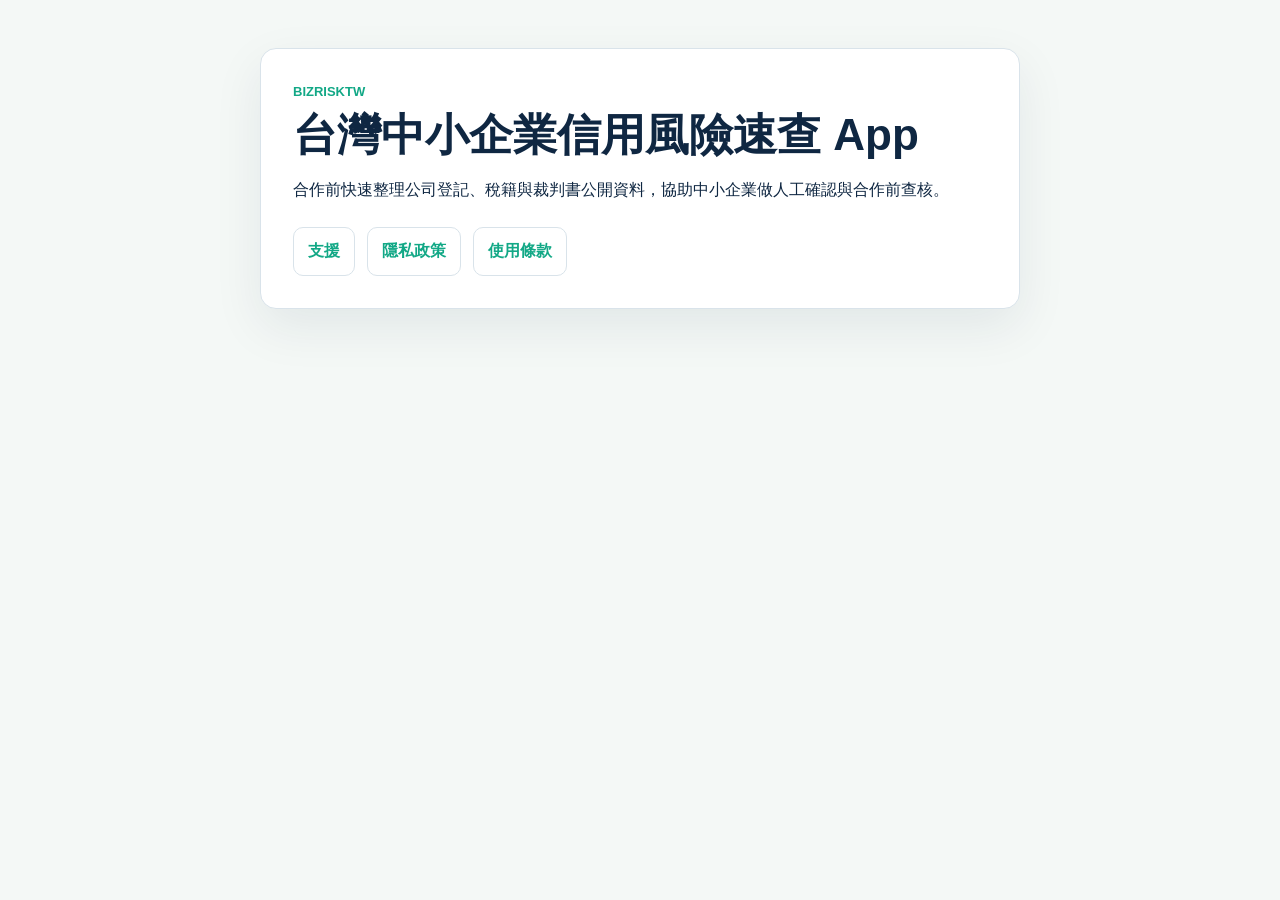
<file: index.html>
<!doctype html>
<html lang="zh-Hant">
<head>
  <meta charset="utf-8">
  <meta name="viewport" content="width=device-width, initial-scale=1">
  <title>BizRiskTW Support</title>
  <link rel="stylesheet" href="style.css">
</head>
<body>
  <main class="page">
    <p class="eyebrow">BizRiskTW</p>
    <h1>台灣中小企業信用風險速查 App</h1>
    <p>合作前快速整理公司登記、稅籍與裁判書公開資料，協助中小企業做人工確認與合作前查核。</p>
    <nav class="links">
      <a href="support.html">支援</a>
      <a href="privacy.html">隱私政策</a>
      <a href="terms.html">使用條款</a>
    </nav>
  </main>
</body>
</html>
</file>
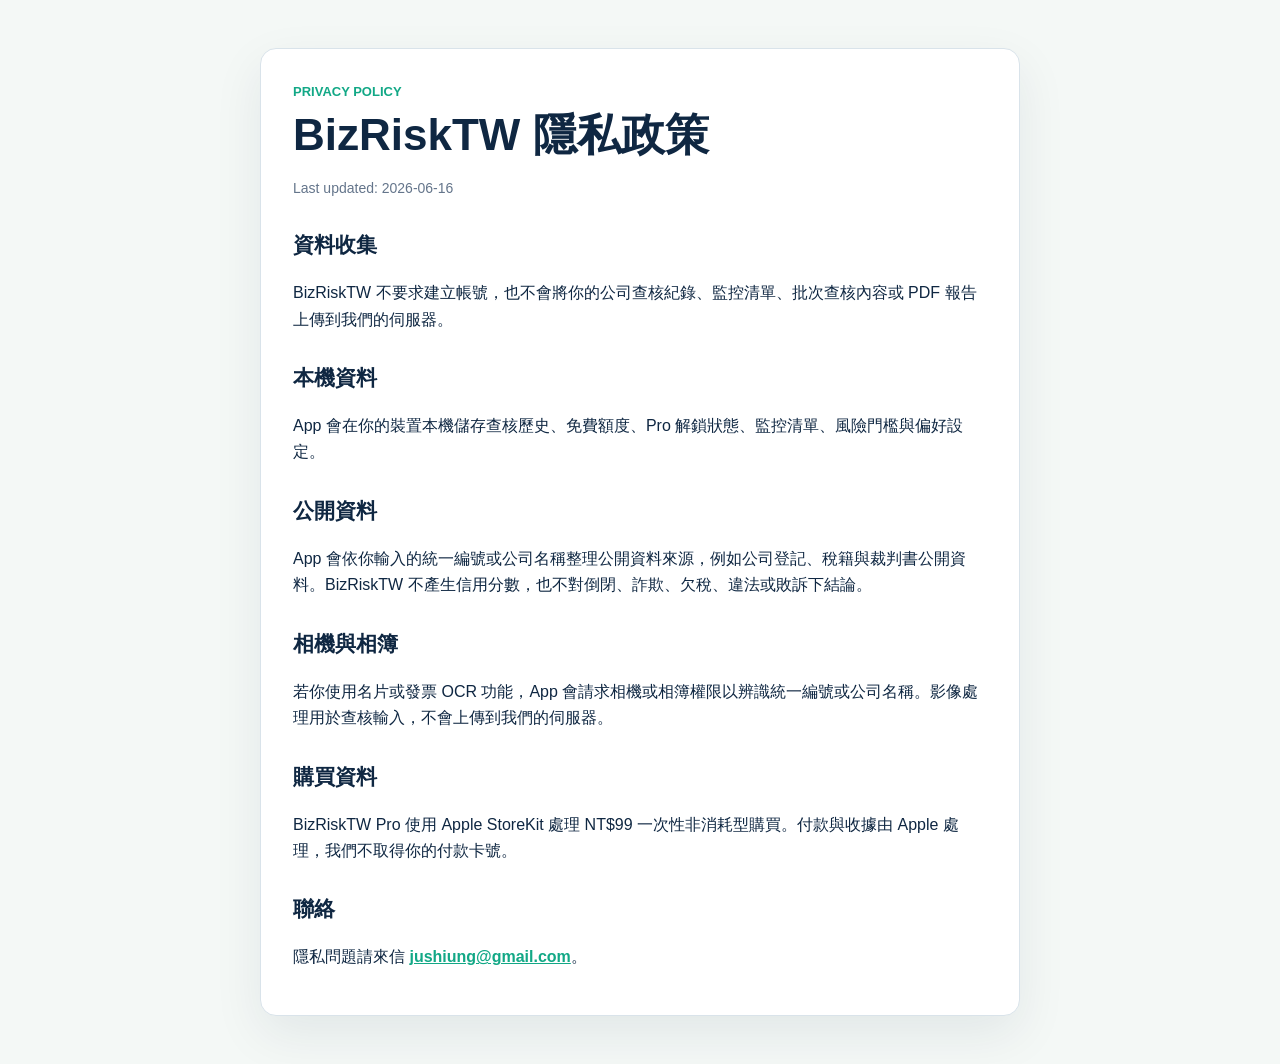
<file: privacy.html>
<!doctype html>
<html lang="zh-Hant">
<head>
  <meta charset="utf-8">
  <meta name="viewport" content="width=device-width, initial-scale=1">
  <title>BizRiskTW Privacy Policy</title>
  <link rel="stylesheet" href="style.css">
</head>
<body>
  <main class="page">
    <p class="eyebrow">Privacy Policy</p>
    <h1>BizRiskTW 隱私政策</h1>
    <p class="updated">Last updated: 2026-06-16</p>

    <h2>資料收集</h2>
    <p>BizRiskTW 不要求建立帳號，也不會將你的公司查核紀錄、監控清單、批次查核內容或 PDF 報告上傳到我們的伺服器。</p>

    <h2>本機資料</h2>
    <p>App 會在你的裝置本機儲存查核歷史、免費額度、Pro 解鎖狀態、監控清單、風險門檻與偏好設定。</p>

    <h2>公開資料</h2>
    <p>App 會依你輸入的統一編號或公司名稱整理公開資料來源，例如公司登記、稅籍與裁判書公開資料。BizRiskTW 不產生信用分數，也不對倒閉、詐欺、欠稅、違法或敗訴下結論。</p>

    <h2>相機與相簿</h2>
    <p>若你使用名片或發票 OCR 功能，App 會請求相機或相簿權限以辨識統一編號或公司名稱。影像處理用於查核輸入，不會上傳到我們的伺服器。</p>

    <h2>購買資料</h2>
    <p>BizRiskTW Pro 使用 Apple StoreKit 處理 NT$99 一次性非消耗型購買。付款與收據由 Apple 處理，我們不取得你的付款卡號。</p>

    <h2>聯絡</h2>
    <p>隱私問題請來信 <a href="mailto:jushiung@gmail.com">jushiung@gmail.com</a>。</p>
  </main>
</body>
</html>
</file>
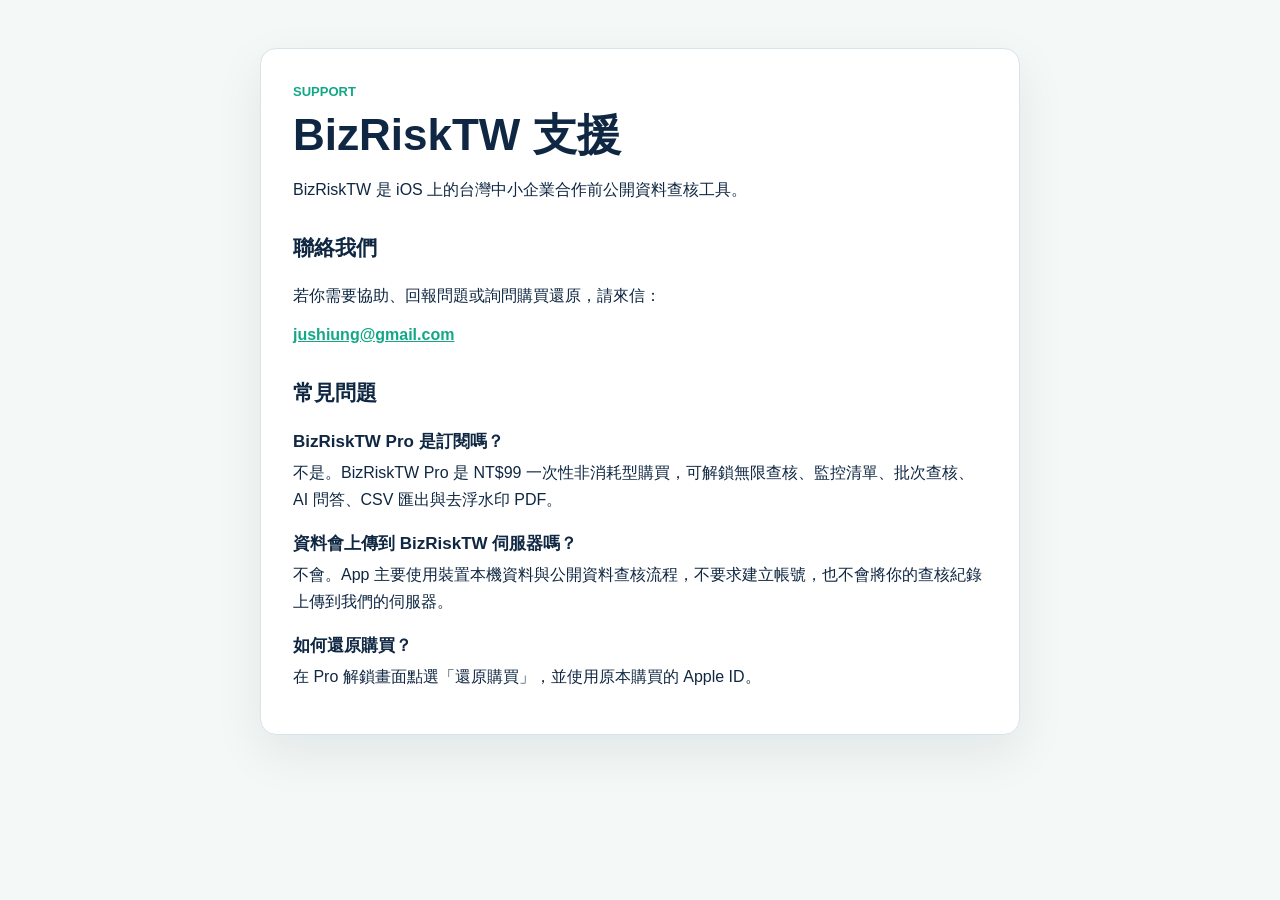
<file: support.html>
<!doctype html>
<html lang="zh-Hant">
<head>
  <meta charset="utf-8">
  <meta name="viewport" content="width=device-width, initial-scale=1">
  <title>BizRiskTW Support</title>
  <link rel="stylesheet" href="style.css">
</head>
<body>
  <main class="page">
    <p class="eyebrow">Support</p>
    <h1>BizRiskTW 支援</h1>
    <p>BizRiskTW 是 iOS 上的台灣中小企業合作前公開資料查核工具。</p>

    <h2>聯絡我們</h2>
    <p>若你需要協助、回報問題或詢問購買還原，請來信：</p>
    <p><a href="mailto:jushiung@gmail.com">jushiung@gmail.com</a></p>

    <h2>常見問題</h2>
    <h3>BizRiskTW Pro 是訂閱嗎？</h3>
    <p>不是。BizRiskTW Pro 是 NT$99 一次性非消耗型購買，可解鎖無限查核、監控清單、批次查核、AI 問答、CSV 匯出與去浮水印 PDF。</p>

    <h3>資料會上傳到 BizRiskTW 伺服器嗎？</h3>
    <p>不會。App 主要使用裝置本機資料與公開資料查核流程，不要求建立帳號，也不會將你的查核紀錄上傳到我們的伺服器。</p>

    <h3>如何還原購買？</h3>
    <p>在 Pro 解鎖畫面點選「還原購買」，並使用原本購買的 Apple ID。</p>
  </main>
</body>
</html>
</file>
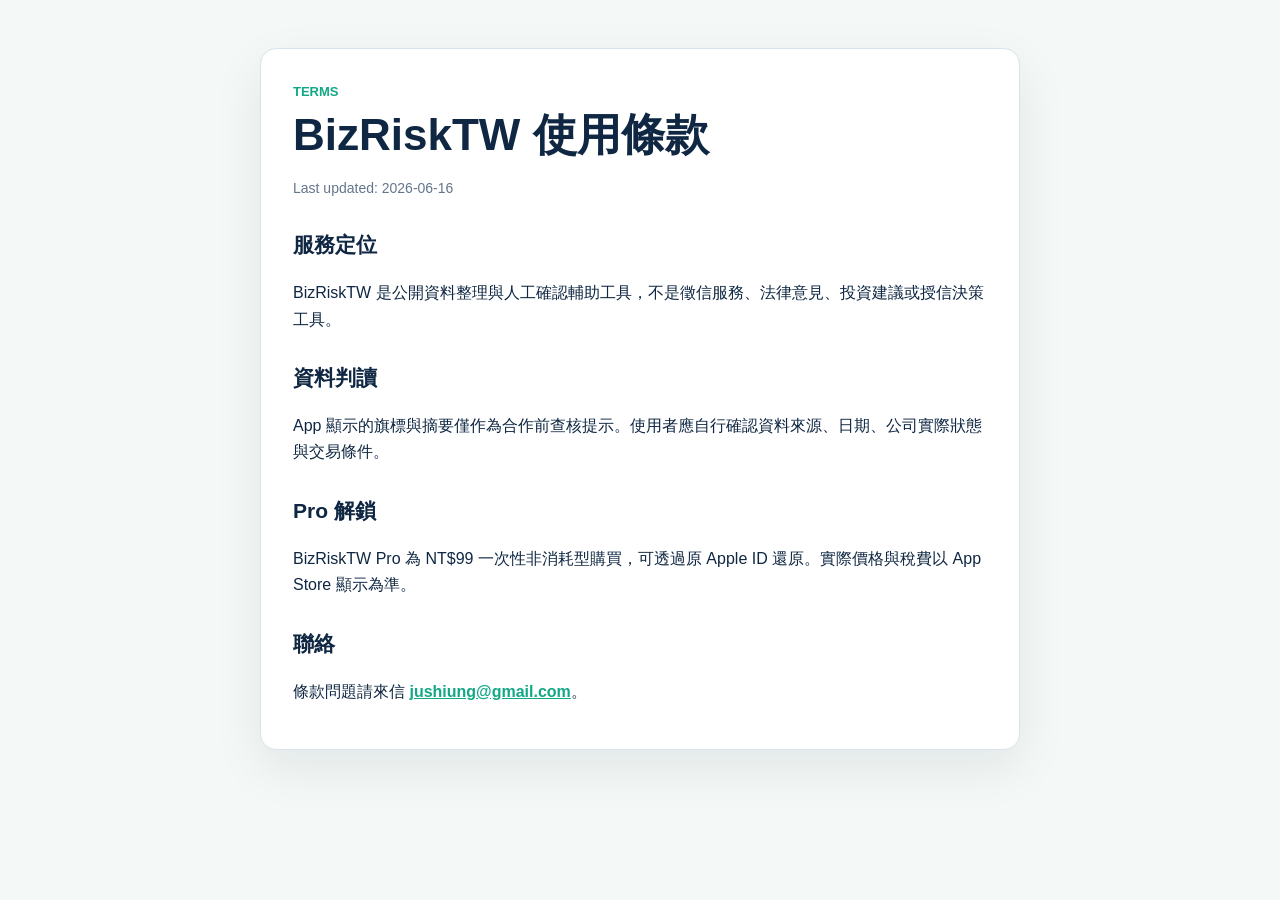
<file: terms.html>
<!doctype html>
<html lang="zh-Hant">
<head>
  <meta charset="utf-8">
  <meta name="viewport" content="width=device-width, initial-scale=1">
  <title>BizRiskTW Terms</title>
  <link rel="stylesheet" href="style.css">
</head>
<body>
  <main class="page">
    <p class="eyebrow">Terms</p>
    <h1>BizRiskTW 使用條款</h1>
    <p class="updated">Last updated: 2026-06-16</p>

    <h2>服務定位</h2>
    <p>BizRiskTW 是公開資料整理與人工確認輔助工具，不是徵信服務、法律意見、投資建議或授信決策工具。</p>

    <h2>資料判讀</h2>
    <p>App 顯示的旗標與摘要僅作為合作前查核提示。使用者應自行確認資料來源、日期、公司實際狀態與交易條件。</p>

    <h2>Pro 解鎖</h2>
    <p>BizRiskTW Pro 為 NT$99 一次性非消耗型購買，可透過原 Apple ID 還原。實際價格與稅費以 App Store 顯示為準。</p>

    <h2>聯絡</h2>
    <p>條款問題請來信 <a href="mailto:jushiung@gmail.com">jushiung@gmail.com</a>。</p>
  </main>
</body>
</html>
</file>
<file: style.css>
:root {
  color-scheme: light;
  --ink: #0f2742;
  --muted: #64758b;
  --surface: #ffffff;
  --line: #d9e3ea;
  --accent: #12a886;
  --gold: #c99a2e;
  --bg: #f4f8f6;
}

* {
  box-sizing: border-box;
}

body {
  margin: 0;
  background: var(--bg);
  color: var(--ink);
  font-family: -apple-system, BlinkMacSystemFont, "Segoe UI", sans-serif;
  line-height: 1.65;
}

.page {
  width: min(760px, calc(100% - 32px));
  margin: 48px auto;
  padding: 32px;
  background: var(--surface);
  border: 1px solid var(--line);
  border-radius: 16px;
  box-shadow: 0 18px 50px rgba(15, 39, 66, 0.08);
}

.eyebrow {
  margin: 0 0 8px;
  color: var(--accent);
  font-size: 13px;
  font-weight: 800;
  text-transform: uppercase;
}

h1 {
  margin: 0 0 16px;
  font-size: clamp(30px, 6vw, 44px);
  line-height: 1.15;
}

h2 {
  margin-top: 28px;
  font-size: 21px;
}

h3 {
  margin-bottom: 4px;
  font-size: 17px;
}

p {
  margin: 0 0 12px;
}

a {
  color: var(--accent);
  font-weight: 700;
}

.updated {
  color: var(--muted);
  font-size: 14px;
}

.links {
  display: flex;
  flex-wrap: wrap;
  gap: 12px;
  margin-top: 24px;
}

.links a {
  padding: 10px 14px;
  border: 1px solid var(--line);
  border-radius: 10px;
  text-decoration: none;
}
</file>
